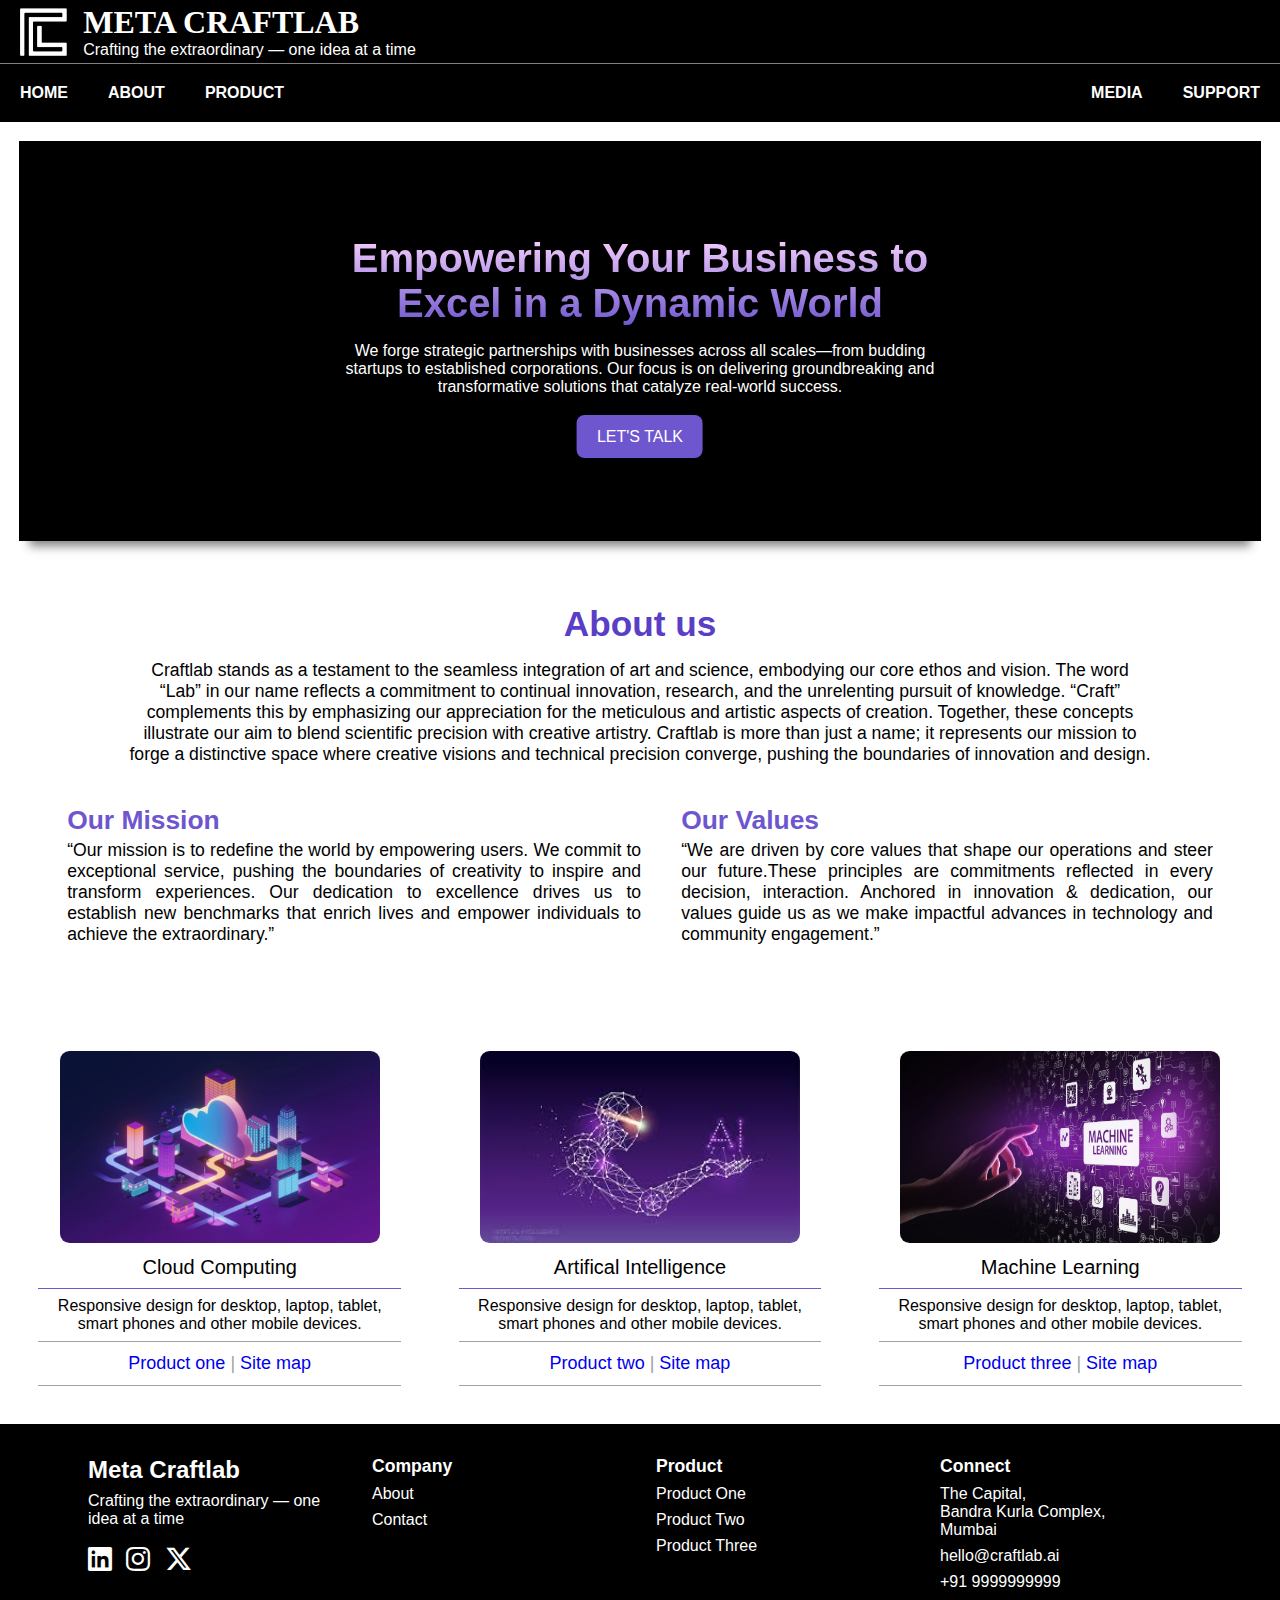
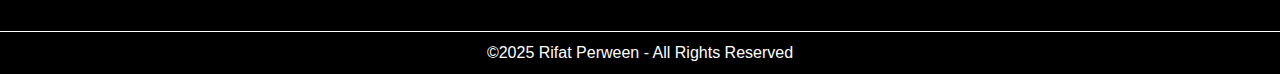
<file: index.html>
<!DOCTYPE html>
<html lang="en">

<head>
  <meta charset="UTF-8">
  <meta name="viewport" content="width=device-width, initial-scale=1.0">
  <title>CRAFTLAB</title>
  <link rel="stylesheet" href="index.css">
  <link rel="stylesheet" href="https://cdnjs.cloudflare.com/ajax/libs/font-awesome/6.5.1/css/all.min.css">
</head>

<body>
  <header>
    <div class="full-upper">
    <div class="upper">
      <img src="images/craftlab-logo.png" alt="Logo" class="logo">
      <div class="heading">
        <h1>META CRAFTLAB</h1>
        <p class="tagline">Crafting the extraordinary — one idea at a time</p>
      </div>
    </div>
    </div>

    <nav class="lower">

      <div class="link-header">
        <ul>
          <li><a href="#home">Home</a></li>
          <li><a href="#about">About</a></li>
          <li><a href="page_one.html">Product</a></li>
          <!-- <li class="dropdown">
            <a href="#">Product</a>
            <ul class="dropdown-menu">
              <li><a href="page_one.html">IWMF</a></li>
            </ul>
          </li> -->
        </ul>
      </div>
      <div class="link-header">
        <ul>
          <li><a href="#">Media</a></li>
          <!-- <li><a href="#">Support</a></li> -->
          <li class="dropdown">
            <a href="#">Support</a>
            <ul class="dropdown-menu">
              <li><a href="#faq">FAQ</a></li>
              <li><a href="#contact">Contact Us</a></li>
              <li><a href="#help">Help Center</a></li>
            </ul>
          </li>
        </ul>
      </div>
    </nav>
  </header>
  <main>
    <section class="banner" id="home">
      <div class="image-container">
        <!-- <img src="images/bg1.png" alt="Banner Image"> -->

        <div class="banner-content">
          <h1>Empowering Your Business to Excel in a Dynamic World</h1>
          <p>We forge strategic partnerships with businesses across all scales—from budding startups to established corporations. Our focus is on delivering groundbreaking and transformative solutions that catalyze real-world success.</p>
          <a href="#" class="button">Let's Talk</a>
        </div>
      </div>
    </section>

    <section id="about">
      <div class="about">
        <h1>About us</h1>
        <div class="about-content">
          <p>Craftlab stands as a testament to the seamless integration of art and science, embodying our core ethos and vision. The word “Lab” in our name reflects a commitment to continual innovation, research, and the unrelenting pursuit of knowledge. “Craft” complements this by emphasizing our appreciation for the meticulous and artistic aspects of creation. Together, these concepts illustrate our aim to blend scientific precision with creative artistry.
            Craftlab is more than just a name; it represents our mission to forge a distinctive space where creative visions and technical precision converge, pushing the boundaries of innovation and design.</p>
      </div>
      
      <div class="about-2xcontent">
       <div class="mission just"> 
        <h2>Our Mission</h2>
        <q>Our mission is to redefine the world by empowering users. We commit to exceptional service, pushing the boundaries of creativity to inspire and transform experiences. Our dedication to excellence drives us to establish new benchmarks that enrich lives and empower individuals to achieve the extraordinary.</q>
       </div>
     
    
        <div class="values just"> 
         <h2>Our Values</h2>
         <q>We are driven by core values that shape our operations and steer our future.These principles are commitments reflected in every decision, interaction. Anchored in innovation & dedication, our values guide us as we make impactful advances in technology and community engagement.</q>
        </div>
       </div>
      </div>
      </div>
   
    </section>

    <section id="product">
      <div class="box">
        <div class="inner-box">
          <div class="image-box">
            <a href="#"><img src="images/p4.png" alt="Product-1"></a>
          </div>
          <div class="text-box">
            <h1 class="title-box">Cloud Computing</h1>
          <p>Responsive design for desktop, laptop, tablet, smart phones and other mobile devices.</p>
            <div class="link-td">
              <a href="#">Product one</a> | <a href="#">Site map</a>
            </div>
          </div>
        </div>
        <div class="inner-box">
          <div class="image-box">
            <a href="#"><img src="images/p2.png" alt="Product-1"></a>
          </div>
          <div class="text-box">
            <h1 class="title-box">Artifical Intelligence</h1>
           <p> Responsive design for desktop, laptop, tablet, smart phones and other mobile devices.</p>
            <div class="link-td">
              <a href="#">Product two</a> | <a href="#">Site map</a>
            </div>
          </div>
        </div>
        <div class="inner-box">
          <div class="image-box">
            <a href="#"><img src="images/p3.png" alt="Product-1"></a>
          </div>
          <div class="text-box">
            <h1 class="title-box">Machine Learning</h1>
            <p>Responsive design for desktop, laptop, tablet, smart phones and other mobile devices.</p>
            <div class="link-td">
              <a href="#">Product three</a> | <a href="#">Site map</a>
            </div>
          </div>
        </div>
      </div>
    </section>

  </main>
  
<!-- <footer>
 
  <div class="footer-container">
    <div class="container-box">
      <h4>Company</h4>
      <ul>
        <li><a href="#">Home</a></li>
        <li><a href="#">About Us</a></li>
        <li><a href="#">Our Service</a></li>
      </ul>
    </div>
    <div class="container-box">
      <h4>Product</h4>
      <ul>
        <li><a href="#">Product One</a></li>
        <li><a href="#">Product Two</a></li>
        <li><a href="#">Product Three</a></li>
      </ul>
    </div>
    <div class="container-box">
      <h4>Support</h4>
      <ul>
        <li><a href="#">Contact</a></li>
        <li><a href="#">Site Map</a></li>
        <li><a href="#">Privacy Policy</a></li>
      </ul>
    </div>
  </div>
  <div class="sub-footer">
    ©2025 Rifat Perween - All Rights Reserved
  </div>
</footer> -->
<footer class="footer">
  <div class="footer-container">
    <div class="footer-section">
      <h2 class="brand"><h2>Meta Craftlab</h2>
      <p>Crafting the extraordinary — one idea at a time</p>
      <div class="social-icons">
        <a href="#"><i class="fa-brands fa-linkedin"></i></a>
        <a href="#"><i class="fa-brands fa-instagram"></i></a>
        <a href="#"><i class="fa-brands fa-x-twitter"></i></a> <!-- X (Twitter) -->
    </div>
    </div>

    <div class="footer-section">
      <h3>Company</h3>
      <ul>
        <li><a href="#about">About</a></li>
        <li><a href="#">Contact</a></li>
      </ul>
    </div>

    <div class="footer-section">
      <h3>Product</h3>
      <ul>
        <li><a href="#">Product One</a></li>
        <li><a href="#">Product Two</a></li>
        <li><a href="#">Product Three</a></li>
      </ul>
    </div>

    <div class="footer-section">
      <h3>Connect</h3>
      <p>The Capital,<br>Bandra Kurla Complex,<br>Mumbai</p>
      <p><a href="mailto:hello@craftlab.ai">hello@craftlab.ai</a></p>
      <p><a href="tel:+9199999999">+91 9999999999</a></p>
    </div>
  </div>
  <div class="sub-footer">
    ©2025 Rifat Perween - All Rights Reserved
  </div>
</footer>
</body>

</html>
</file>
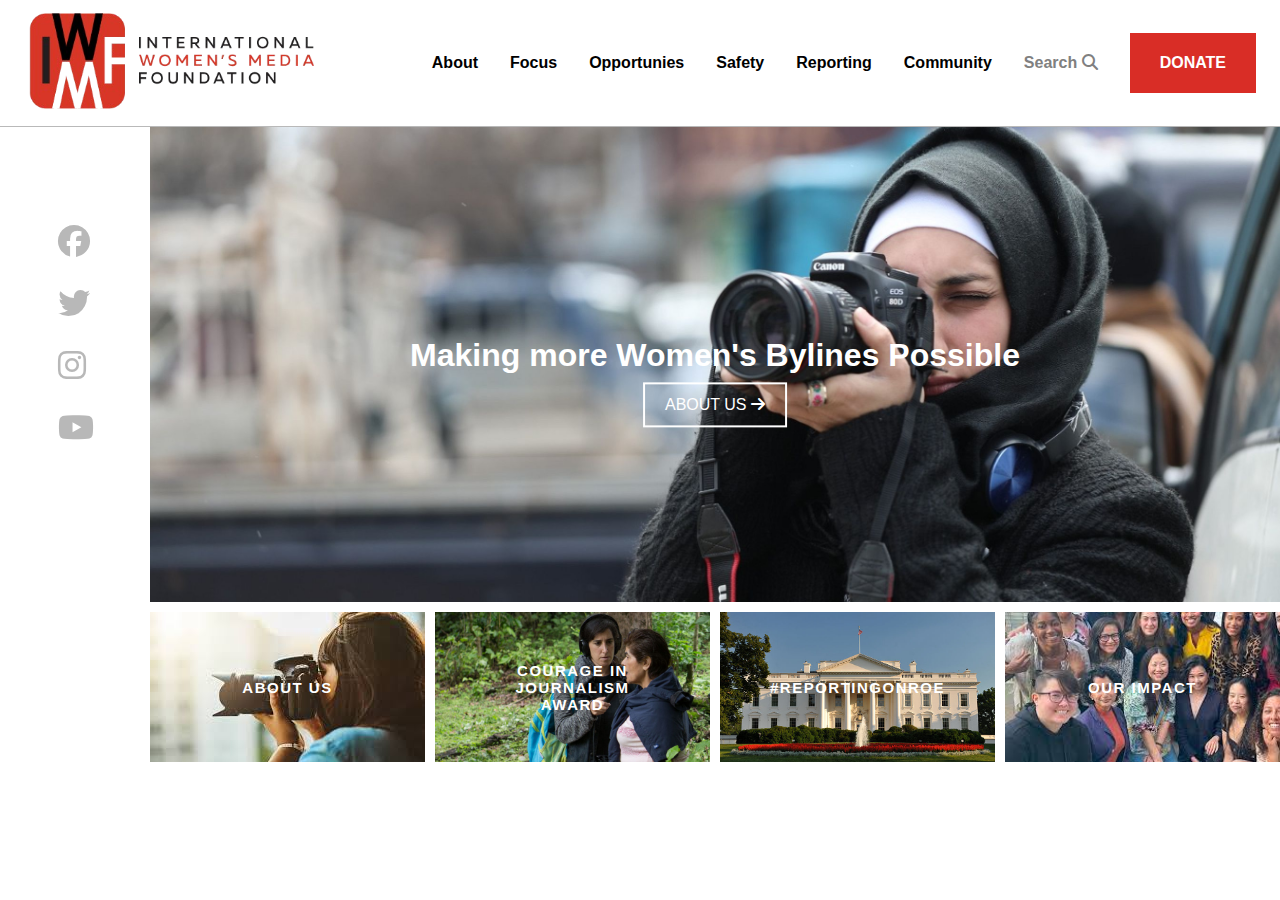
<file: page_one.html>
<!DOCTYPE html>
<html lang="en">
    <head>
        <meta charset="UTF-8" />
        <meta name="viewport" content="width=device-width, initial-scale=1.0" />
        <title>IWMF</title>
        <link rel="stylesheet" href="page_one.css" />
        <!-- <link rel="stylesheet" href="index.css"> -->
        <link
            rel="stylesheet"
            href="https://cdnjs.cloudflare.com/ajax/libs/font-awesome/6.5.1/css/all.min.css" />
    </head>

    <body>
        <main>
            <nav>
                <ul class="link-header">
                    <li class="logo"><img src="images/iwmf_logo.png" /></li>
                    <li><a href="#" class="link">About</a></li>
                    <li><a href="#" class="link">Focus</a></li>
                    <li><a href="#">Opportunies</a></li>
                    <li><a href="#">Safety</a></li>
                    <li><a href="#">Reporting</a></li>
                    <li><a href="#">Community</a></li>
                    <li>
                        <a href="#" class="search">Search <i
                                class="fas fa-search"></i></a>
                    </li>
                    <li>
                        <!-- <a href="#" class="button" title="Click to donate">Donate</a> -->
                         <button class="donate" title="Click to donate">Donate</button>
                    </li>
                </ul>
            </nav>
            <div class="main-box">
                <div class="social-icons">
                    <div class="icon-center">
                        <a href="#"><i
                                class="fa-brands fa-facebook"
                                title="Facebook"></i></a>

                        <a href="#"><i class="fa-brands fa-twitter"
                                title="Twitter"></i></a>

                        <a href="#"><i class="fa-brands fa-instagram"
                                title="Instagram"></i></a>

                        <a href="#"><i class="fa-brands fa-youtube"
                                title="Youtube"></i></a>

                    </div>
                </div>
                <div class="grid-container">
                    <div class="hero relative">
                        <img src="images/item3.jpg" alt="item3" />
                        <div class="absolute-center">
                            <h1 class="text-white">Making more Women's Bylines
                                Possible</h1>
                            <a href="#" class="button">About us <i
                                    class="fa-solid fa-arrow-right"></i></a>
                        </div>
                    </div>

                    <div
                        class="box relative"
                        style="background-image: url(images/box1.jfif)">
                        <span class="absolute-center text-white">About us</span>
                    </div>
                    <div
                        class="box relative"
                        style="background-image: url(images/box2.jpg)">
                        <span class="absolute-center text-white">Courage in
                            Journalism Award</span>
                    </div>
                    <div
                        class="box relative"
                        style="background-image: url(images/box3.jfif)">
                        <span
                            class="absolute-center text-white">#Reportingonroe</span>
                    </div>
                    <div
                        class="box relative"
                        style="background-image: url(images/box4.jfif)">
                        <span class="absolute-center text-white">Our
                            impact</span>
                    </div>
                </div>
            </div>
        </main>
    </body>
</html>
</file>
<file: index.css>
* {
    font-family: 'Inter', Helvetica, Arial, Lucida, sans-serif;
    margin: 0;
    padding: 0;
    box-sizing: border-box;
    text-decoration: none;
}

body {
    background-color: white;
}

header {
    display: flex;
    flex-direction: column;
    align-items: flex-start;
    /* background-color: black; */
    /* top: 0;
    position: sticky;
    z-index: 999;
    width: 100%;
    box-shadow: 0 -6px 10px 5px rgba(0, 0, 0, 0.5); */
}

.tagline {
    font-family: 'Inter', Helvetica, Arial, Lucida, sans-serif;
    /* font-size: 1.2 rem; */
}

.logo {
    margin-right: 1rem;
    height: 3rem;
}

nav {
    display: flex;
    align-items: center;
    background-color: black;
    width: 100%;
}

.upper {
    display: flex;
    align-items: center;
    padding: 0.1rem;
    color: white;
    padding: 0.25rem 1.25rem;
    
}
.full-upper{
    width: 100%;
    background-color: black;
}
.upper h1{
    font-family: 'Times New Roman', Times, serif;
}

.lower {
    justify-content: space-between;
    border-top: 1px solid grey;
}

nav ul {
    display: flex;
    align-items: center;
}

nav li {
    list-style: none;
    padding: 1.25rem;
    text-transform: uppercase;
    font-weight: bold;
    position: relative;
}

.link-header ul a {
    color: white;
}

.link-header li:hover {
    background-color: #6E56CF;
}

.banner {
    width: 100%;
    
}

.image-container {
    position: relative;
    height: 25rem;
    box-shadow: 0rem 0.9rem 0.6rem -0.6rem rgba(0, 0, 0, 0.5);
    background-color: black;  /*remove if want img*/
}

.image-container img {
    width: 100%;
    height: 100%;
    display: block;
    background-size: cover;
}

.banner-content {
    position: absolute;
    top: 50%;
    left: 50%;
    transform: translate(-50%, -50%);
    text-align: center;
    font-family: 'Inter', Helvetica, Arial, Lucida, sans-serif;
    color: white;
}
.banner-content h1{
    background: linear-gradient(0deg, #6E56CF 0%, #F9D1FF 100%);
    background-clip: text;
    color: transparent;
    display: inline-block;
    font-size: 2.5rem;
    text-align: center;
}
.banner-content p{
    padding-top: 1rem;
    padding-bottom: 2rem;
}
.button {
    color: white;
    text-transform: uppercase;
    background-color: #6E56CF;
    border-radius: 8px;
    padding: 13px 20px;
    font-family: 'Franklin Gothic Medium', 'Arial Narrow', Arial, sans-serif;
}
.button:hover{
    background-color: #55439f;
}
section {
    padding: 1.2rem;
}

.box {
    display: flex;
    gap: 1.2rem;
}

.inner-box {
    text-align: center;
    padding: 1.2rem;
}

.image-box img {
    /* width: 100%; */
    width: 20rem;
    height: 12rem;
    border-radius: 0.6rem;
    transition: transform 0.3s ease-in;
}

.image-box img:hover {
    transform: scale(1.2);
}

.text-box,
.title-box,
.link-td {
    font-family: 'Raleway', 'Open Sans', Arial, sans-serif;
}

.title-box {
    font-size: 1.25rem;
    padding: 0.55rem 0.75rem;
    border-bottom: 1.5px solid #6E56CF;
    text-align: center;
    font-weight: 300;
}
.text-box p{
    padding: 0.5rem;
}

.link-td {
    text-align: center;
    padding: 0.7rem 0.3rem;
    border: solid rgb(161, 161, 161);
    border-width: 0.06rem 0rem;
    /* margin-top: 0.625rem; */
    font-size: 1.125rem;
    color: rgb(161, 161, 161);
}

.link-td a:hover {
    color: green;
}

/* .footer-container {
    display: flex;
    justify-content: space-evenly;
    gap: 3.125rem;
    background-image: url(images/bg1.png);
    padding: 1.25rem;
    border-top: 2px solid #6E56CF;
}

footer ul {
    list-style: none;
}

.container-box ul a {
    color: whitesmoke;
}

.container-box h4 {
    font-size: 1.0625rem;
    font-family: 'Segoe UI', Tahoma, Geneva, Verdana, sans-serif;
    color: white;
    border-bottom: 0.0625rem solid white;
    margin-bottom: 0.1875rem;
    padding-bottom: 0.375rem;
}

.sub-footer {
    text-align: center;
    background: black;
    color: white;
    border-top: 0.0625rem solid grey;
    padding: 0.625rem;
} */
.about{
    color: black;
    padding: 1.5rem;
    max-width: 80rem;
    font-size: 1.1rem;
    font-family:Arial, Helvetica, sans-serif;
    /* padding: 1.3rem; */
}
.about h1{
    text-align: center;
    color: #5a3ec6;
    /* text-transform:uppercase; */
    /* padding-bottom: 0.5rem; */
}
.about-content{
    text-align: center;
    padding: 1rem;
    text-wrap: balance;
}
.about-2xcontent{
    display: flex;
    padding: 1rem;
    gap: 1.5rem;
    max-width: 80rem;
    align-items: center;
    
}
.just{
    padding: 0.5rem;
    text-align: justify;
    /* width: 30rem; */
    
}
.just h2{
    padding-bottom: 0.3rem;
    color: #6E56CF;
}
.dropdown-menu {
    display: none; 
    position: absolute;
    top: 100%; 
    left: 0; 
    background: black; 
    list-style: none; 
    padding: 0; 
    margin: 0; 
    width:9.3rem;
    z-index: 1000;
  }
  
  .dropdown-menu li {
    width: 100%;
    padding: 0.75rem; 
  }
  
  .dropdown-menu a {
    color: white; 
    text-transform: none; 
  }
  
  .dropdown:hover .dropdown-menu {
    display: block;
    /* color: black; */
    /* background-color: #F9D1FF;  */
  }


  .footer {
    background-color: black;
    color: white;
  } 

.footer-container {
    display: flex;
    justify-content: space-between;
    max-width: 75rem;
    margin: auto;
    padding: 2rem;

}

.footer-section {
    flex: 1;
    margin: 0 1rem;
}

.footer-section h3 {
    font-size: 1.1rem;
    font-weight: bold;
    margin-bottom: 0.5rem;
}

.footer-section ul {
    list-style: none;
    padding: 0;
}

.footer-section ul li {
    margin: 0.5rem 0;
}

.footer-section ul li a {
    text-decoration: none;
    color: white;

}
.footer-section a{
    color: white;
}
.footer-section a:hover{
    color: gray;
}

.footer-section p {
    margin: 0.5rem 0;
}

.brand {
    font-size: 1.5rem;
    font-weight: bold;
}

.social-icons {
    margin-top: 1rem;
}

.social-icons a {
    color: white;
    font-size: 1.7rem;
    margin-right: 10px;
    transition: color 0.3s ease;
}

.social-icons a:hover {
    color: gray; 
}
.sub-footer {
    text-align: center;
    background: black;
    color: white;
    border-top: 1px solid white;
    padding: 12px;
}
</file>
<file: page_one.css>
body{
    padding: 0;
    margin: 0;
    font-family:'Function Pro', sans-serif; 
}
nav{
    background-color: #fff;
    position: sticky;
    top: 0;
    z-index: 999;
    border-bottom: 1px solid rgb(185, 185, 185);
}
ul{
    display: flex;
    align-items: center;
    color: black;
    list-style: none;
    padding: 0.5rem;
    margin: 0;
}
li{
    margin: 0rem 1rem;
}
li a{
    text-decoration: none;
    color: #000;
    font-weight: 600;
    font-size: 16px;
    /* font-family:'Function Pro', sans-serif;  */
    line-height: 1.9;
  
 
}
 /* li a:hover{
    border-bottom: 2px solid red;
 } */
li.logo{
    margin-right: auto;
    /* height: 2rem; */
    padding: 5px;
    border-radius: 10px;
}
.logo img{
    width: 100%;
    height: 6rem;
}
.search{
    color: gray;
    /* list-style: none; */
}
.donate{
    color: #fff;
    background: #d92d26;
    font-weight: 700;
    text-transform: uppercase;
    font-size: 16px;
    padding: 15px 30px;
    line-height: 1.9;
    border: #000;
    /* height: 2rem; */
}

.text-white {
    color: white;
}

h1{
    text-wrap:nowrap;
    line-height: 1.2;
    font-family: 'Gill Sans', 'Gill Sans MT', Calibri, 'Trebuchet MS', sans-serif;
}

.grid-container {
    display: grid;
    grid-template-columns: 1fr 1fr 1fr 1fr;
    grid-template-rows: auto 1fr;
    gap: 10px;
}

.hero {
    /* take 4 span size as this is the bigger image(hero) */
    grid-column: span 4; 
}

.relative {
    position: relative;
}

.button {
    border: 2px solid #fff;
    font-size: 16px;
    padding: 12px 20px;
    color: white;
    text-transform: uppercase;
    text-decoration: none;
}

.absolute-center {
    position: absolute;
    top: 50%;
    left: 50%;
    transform: translate(-50%, -50%);
    text-align: center;
}

.hero img{
    width: 100%;
    height: 100%;
    object-fit: cover; 
    /* background: black;
     opacity:0.5;  */
}
span{
    font-size: 15px;
    letter-spacing: 1.5px;
    text-transform: uppercase;
    font-weight: bold;
}
.box{
    height: 150px;
    background-size: cover;
}
.social-icons {
    /* margin-top: 3rem; */
  

    /* width: 25%; */
    /* margin-left: 30px; */
    
    /* height: 100%; */
    /* position: fixed; */
    /* align-items: center;
    justify-content: center; */
    /* position: fixed; */
    /* grid-row: span 2; */
    /* left: 10px;
    top:50%;
    translate: translate(-50%); */
    /* height: 100vh; */
    /* position: sticky; */
 
}
.icon-center{
    display: flex;
    flex-direction: column;
    /* align-items: center; */
    margin: 3rem;
    gap: 5px;
    justify-content: center;
    height: 20rem;
    position: fixed;
}

.social-icons a{
    color: rgb(184, 184, 184);
    font-size: 2rem;
    margin-right: 10px;
    transition: color 0.3s ease;
    padding: 10px;
    align-items: center;
}

.social-icons a:hover {
    color: rgb(92, 91, 91); 
}

.main-box{
    display: grid;
    grid-template-columns: 150px 1fr;
    grid-template-rows: auto auto;
}
</file>
